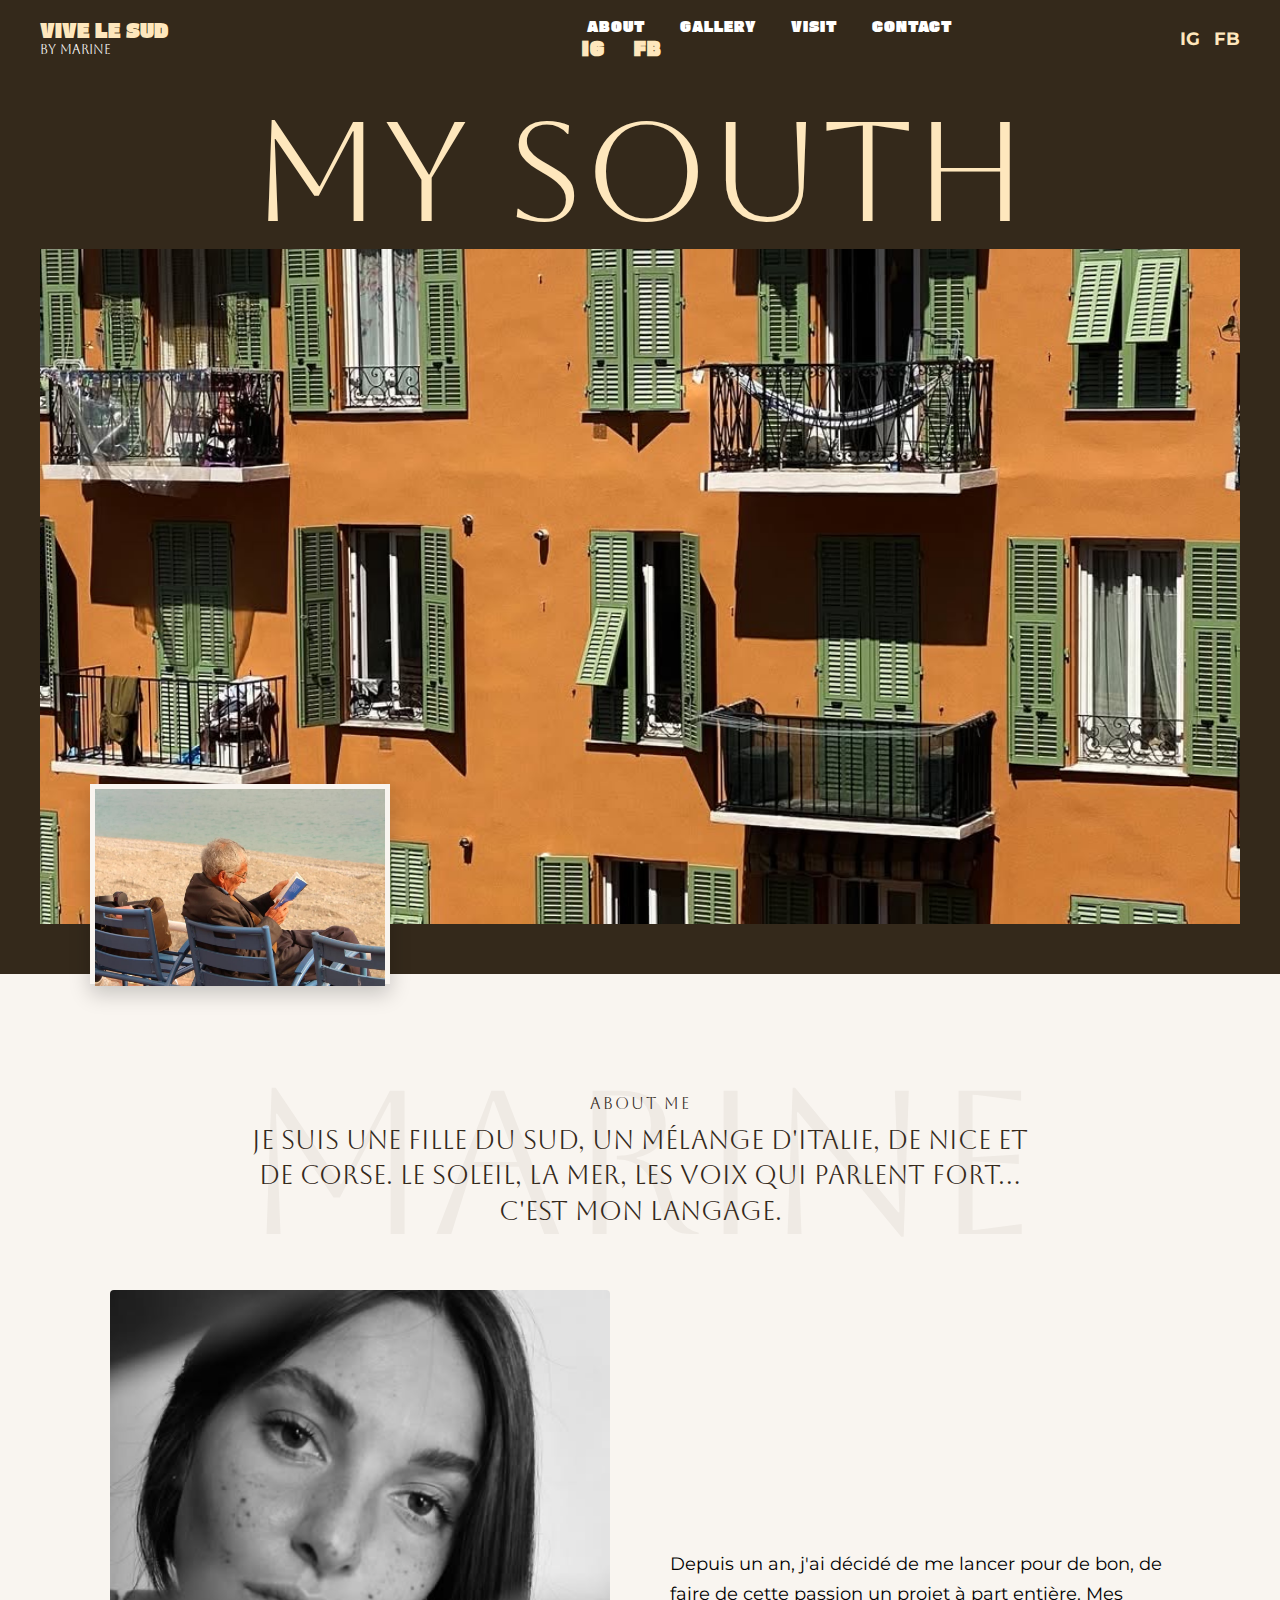
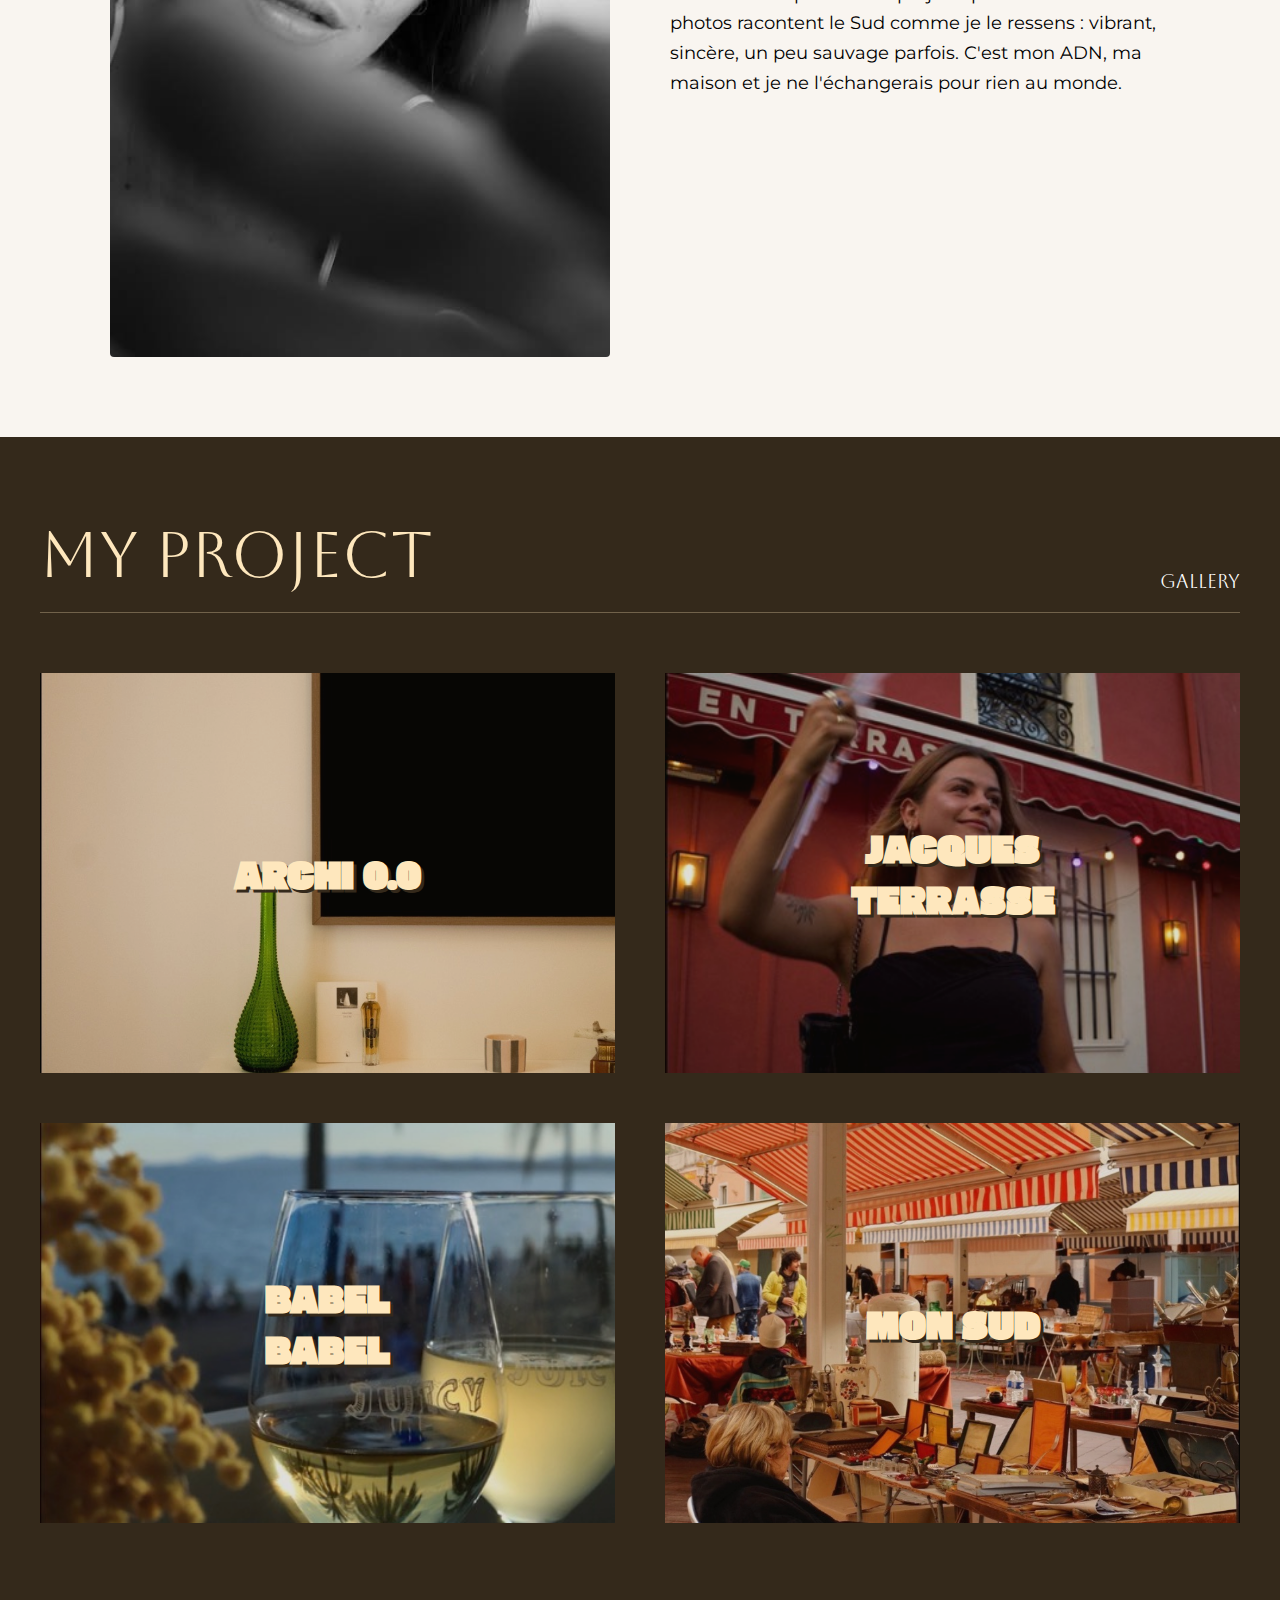
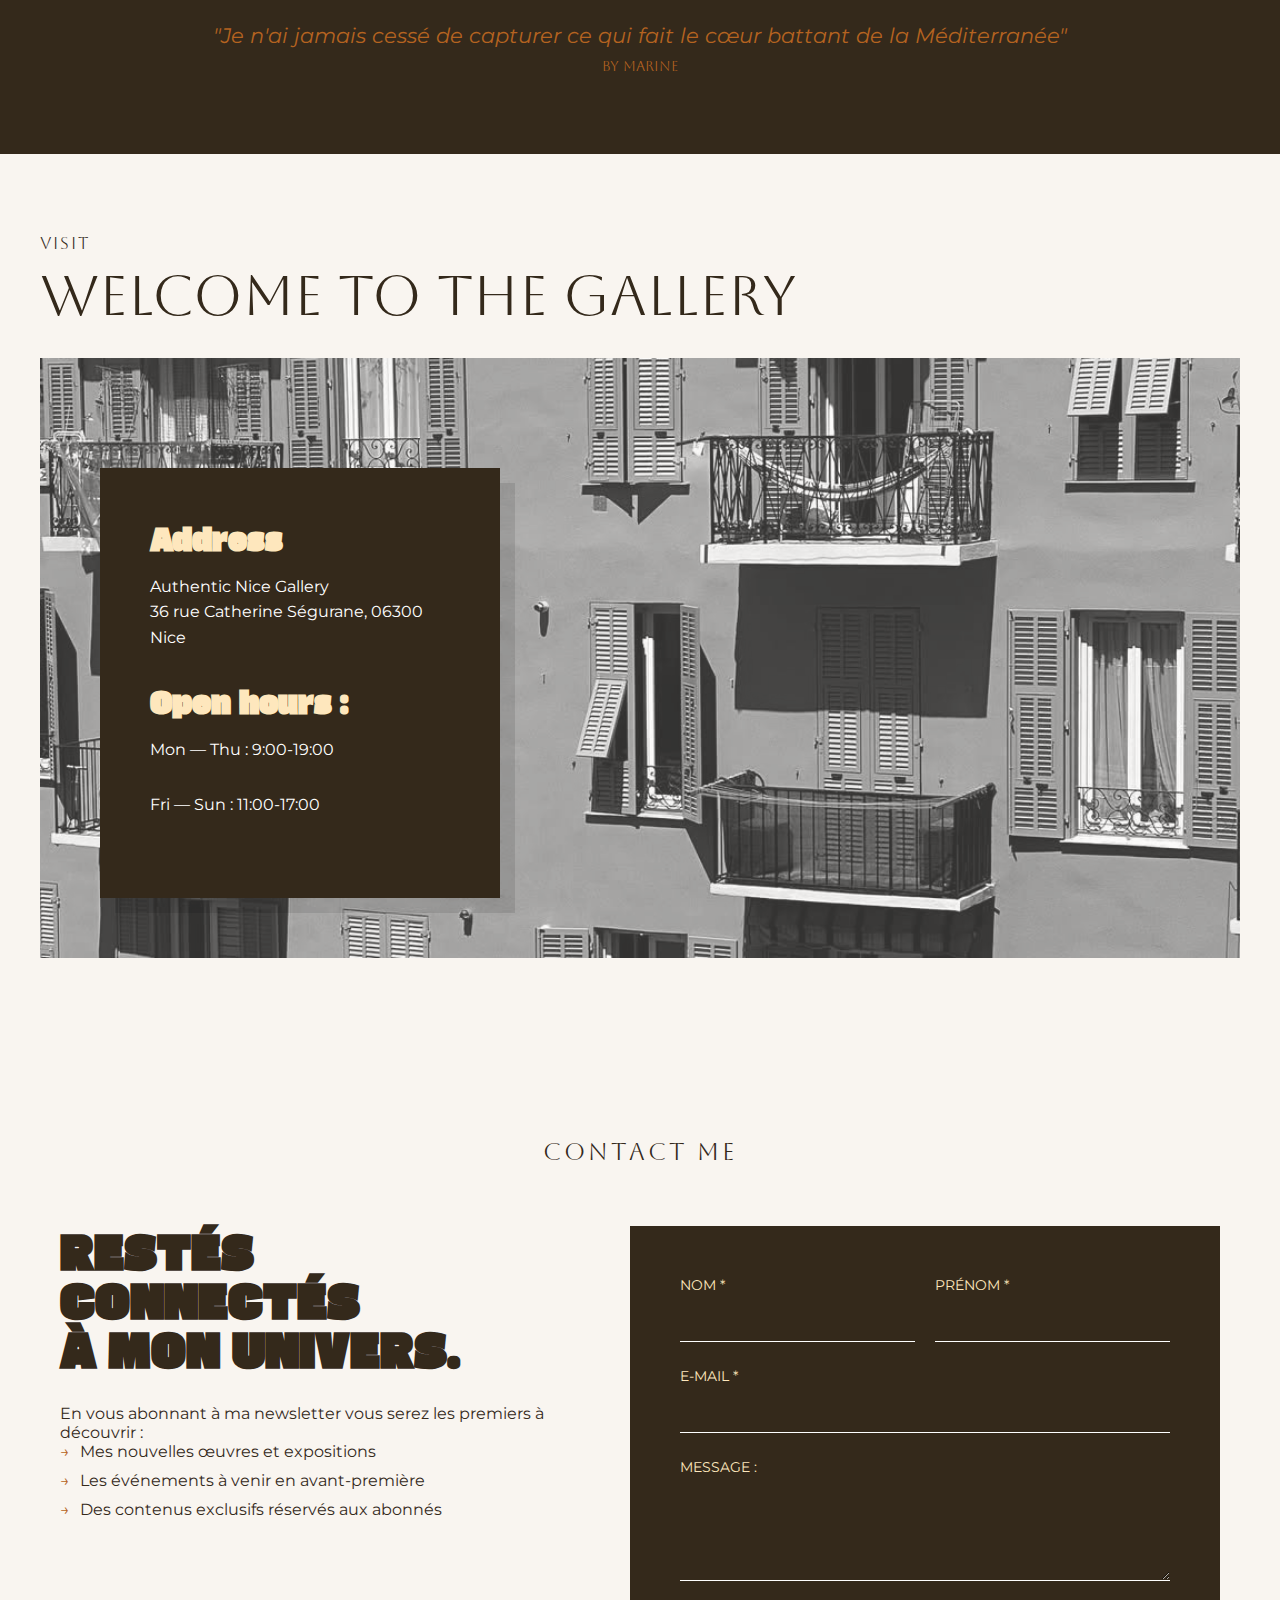
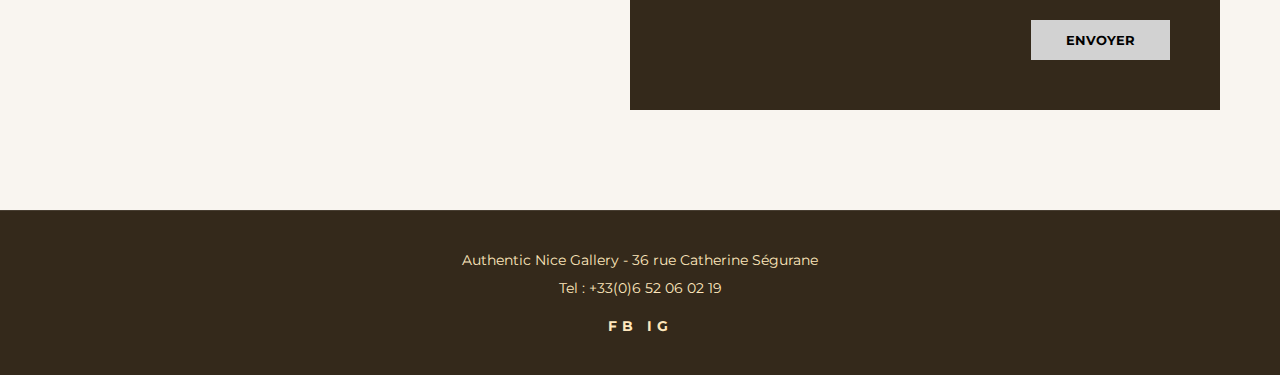
<file: index.html>
<!DOCTYPE html>
<html lang="fr">
<head>
    <meta charset="UTF-8">
    <meta name="viewport" content="width=device-width, initial-scale=1.0">
    <title>Vive le Sud by Marine</title>
    <link rel="preconnect" href="https://fonts.googleapis.com">
    <link rel="preconnect" href="https://fonts.gstatic.com" crossorigin>
    <link href="https://fonts.googleapis.com/css2?family=Aboreto&family=Gasoek+One&family=Montserrat:wght@300;400;700&display=swap" rel="stylesheet">
    
    <link rel="stylesheet" href="css/code.css">
</head>
<body>

    <header class="header">
        <a href="#" class="logo">VIVE LE SUD<br><span class="logo-sub">BY MARINE</span></a>
        
        <input type="checkbox" id="menu-toggle-checkbox" class="menu-toggle-checkbox" hidden>
        <label for="menu-toggle-checkbox" class="menu-toggle" aria-label="Toggle menu">
            <span class="bar"></span>
            <span class="bar"></span>
            <span class="bar"></span>
        </label>
        <nav class="navbar">
            <a href="#about">ABOUT</a>
            <a href="#projects">GALLERY</a>
            <a href="#visit">VISIT</a>
            <a href="#contact">CONTACT</a>
            <div class="socials mobile-socials">
                <a href="#">IG</a>
                <a href="#">FB</a>
            </div>
        </nav>
        
        <div class="socials">
            <a href="#">IG</a>
            <a href="#">FB</a>
        </div>
    </header>

    <main>
        <section class="hero">
            <h1 class="hero-title">MY SOUTH</h1>
            <div class="hero-grid">
                <div class="hero-img-main">
                    <img src="Images/Images1/immeubles 2.jpeg" alt="Façade colorée Nice">
                </div>
                <div class="hero-img-small">
                    <img src="Images/Images1/4.jpeg" alt="Lecture au soleil">
                </div>
            </div>
        </section>

        <section id="about" class="about">
            <div class="about-header">
                <span class="section-tag">ABOUT ME</span>
                <div class="big-text-bg">MARINE</div>
                <p class="about-intro">
                    JE SUIS UNE FILLE DU SUD, UN MÉLANGE D'ITALIE, DE NICE ET DE CORSE.
                    LE SOLEIL, LA MER, LES VOIX QUI PARLENT FORT... C'EST MON LANGAGE.
                </p>
            </div>
            
            <div class="about-content">
                <div class="about-photo">
                    <img src="Images/Images1/2.jpeg" alt="Portrait Marine">
                </div>
                <div class="about-text">
                    <p>
                        Depuis un an, j'ai décidé de me lancer pour de bon, de faire de cette passion un projet à part entière.
                        Mes photos racontent le Sud comme je le ressens : vibrant, sincère, un peu sauvage parfois.
                        C'est mon ADN, ma maison et je ne l'échangerais pour rien au monde.
                    </p>
                </div>
            </div>
        </section>

        <section id="projects" class="projects">
            <div class="projects-header">
                <h2 class="gold-title">MY PROJECT</h2>
                <span class="gallery-tag">GALLERY</span>
            </div>

            <div class="gallery-grid">
                
                <div class="gallery-item">
                    <a href="project-archi.html"> 
                        <img src="Images/Images1/3.jpeg" alt="Archi">
                        <h3 class="gallery-title">ARCHI 0.0</h3>
                    </a> 
                </div>

                <div class="gallery-item">
                    <a href="project-jacques.html"> 
                    <img src="Images/Images3/7.jpeg" alt="Terrasse">
                    <h3 class="gallery-title">JACQUES<br>TERRASSE</h3>
                    </a> 
                </div>
                <div class="gallery-item">
                    <a href="project-babel.html">
                    <img src="Images/Images1/5.jpeg" alt="Babel Babel">
                    <h3 class="gallery-title">BABEL<br>BABEL</h3>
                    </a>
                </div>
                <div class="gallery-item">
                    <a href="project-monsud.html">
                    <img src="Images/Images1/1.jpeg" alt="Mon Sud">
                    <h3 class="gallery-title">MON SUD</h3>
                    </a>
                </div>
            </div>

            <div class="quote-container">
                <p class="quote">"Je n'ai jamais cessé de capturer ce qui fait le cœur battant de la Méditerranée"</p>
                <p class="signature">by Marine</p>
            </div>
        </section>

        <section id="visit" class="visit">
            <div class="visit-top">
                <span class="section-tag">VISIT</span>
                <h2 class="visit-title">WELCOME TO THE GALLERY</h2>
            </div>
            
            <div class="visit-map-container">
                <img src="Images/Images1/immeubles 2.jpeg" class="map-bg" alt="Fond plan"> 
                
                <div class="visit-card">
                    <h3>Address</h3>
                    <p>Authentic Nice Gallery<br>36 rue Catherine Ségurane, 06300 Nice</p>
                    
                    <h3>Open hours :</h3>
                    <p>Mon — Thu : 9:00-19:00</p>
                    <p>Fri — Sun : 11:00-17:00</p>
                </div>
            </div>
        </section>

        <section id="contact" class="contact">
            <p class="section-tag-center">CONTACT ME</p>
            
            <div class="contact-container">
                <div class="contact-info">
                    <h2>RESTÉS CONNECTÉS<br>À MON UNIVERS.</h2>
                    <p>En vous abonnant à ma newsletter vous serez les premiers à découvrir :</p>
                    <ul>
                        <li>Mes nouvelles œuvres et expositions</li>
                        <li>Les événements à venir en avant-première</li>
                        <li>Des contenus exclusifs réservés aux abonnés</li>
                    </ul>
                </div>

                <form class="contact-form">
                    <div class="form-row">
                        <div class="input-group">
                            <label>Nom *</label>
                            <input type="text" required>
                        </div>
                        <div class="input-group">
                            <label>Prénom *</label>
                            <input type="text" required>
                        </div>
                    </div>
                    <div class="input-group">
                        <label>E-mail *</label>
                        <input type="email" required>
                    </div>
                    <div class="input-group">
                        <label>MESSAGE :</label>
                        <textarea rows="4"></textarea>
                    </div>
                    <button type="submit">ENVOYER</button>
                </form>
            </div>
        </section>

    </main>

    <footer class="footer">
        <p>Authentic Nice Gallery - 36 rue Catherine Ségurane</p>
        <p>Tel : +33(0)6 52 06 02 19</p>
        <div class="footer-icons">FB IG</div>
    </footer>

    <script>
        // Fermer le menu mobile automatiquement quand on clique sur un lien d'ancrage
        document.addEventListener('DOMContentLoaded', function() {
            const menuCheckbox = document.getElementById('menu-toggle-checkbox');
            const navLinks = document.querySelectorAll('.navbar a[href^="#"]');
            
            navLinks.forEach(link => {
                link.addEventListener('click', function() {
                    // Décocher la checkbox pour fermer le menu
                    if (menuCheckbox && menuCheckbox.checked) {
                        menuCheckbox.checked = false;
                    }
                });
            });
        });
    </script>

</body>
</html>
</file>
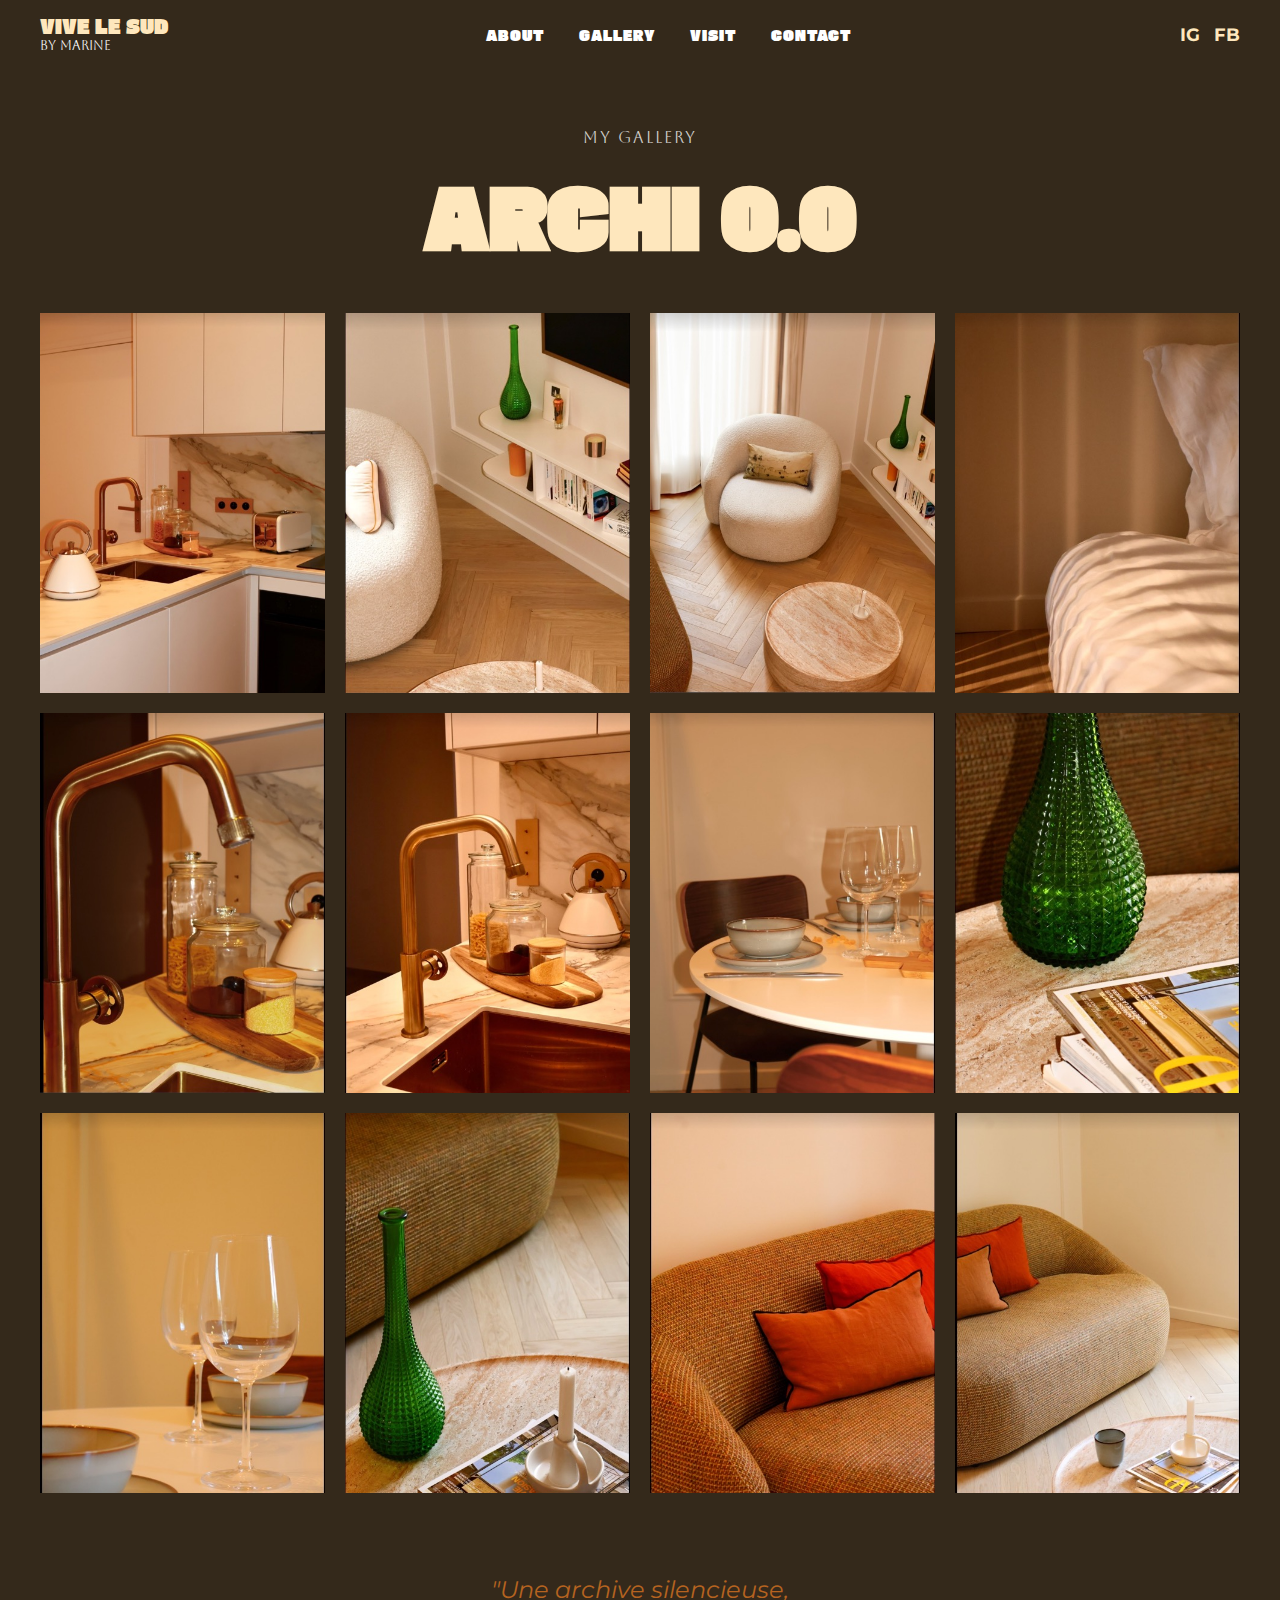
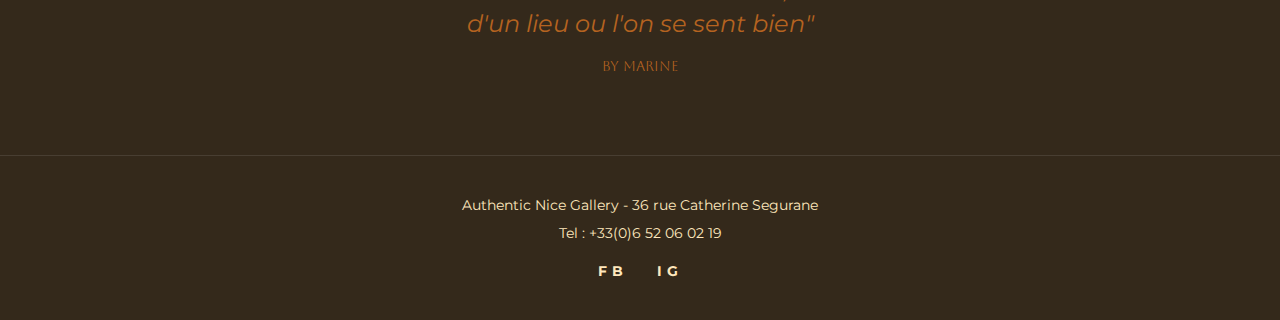
<file: project-archi.html>
<!DOCTYPE html>
<html lang="fr">
<head>
    <meta charset="UTF-8">
    <meta name="viewport" content="width=device-width, initial-scale=1.0">
    <title>Archi 0.0 - Vive le Sud</title>
    <link rel="preconnect" href="https://fonts.googleapis.com">
    <link rel="preconnect" href="https://fonts.gstatic.com" crossorigin>
    <link href="https://fonts.googleapis.com/css2?family=Aboreto&family=Gasoek+One&family=Montserrat:wght@300;400;700&display=swap" rel="stylesheet">
    
    <link rel="stylesheet" href="body.css">

    <style>
        /* Force le fond marron et le texte doré */
        body {
            background-color: #34291b !important;
            color: #fee7bd !important;
        }
        /* Force la couleur des titres */
        .project-title, .logo, .socials a, .footer-icons a {
            color: #fee7bd !important;
        }
        /* Force le sous-titre en blanc */
        .gallery-subtitle {
            color: #ffffff !important;
        }
        /* Ajustement des liens du menu pour qu'ils soient visibles */
        .navbar a {
            color: #ffffff !important;
        }
        .navbar a:hover {
            color: #fee7bd !important;
        }
    </style>
</head>

<body class="dark-page">

    <header class="header">
        <a href="index.html" class="logo">VIVE LE SUD<br><span class="logo-sub">BY MARINE</span></a>
        <nav class="navbar">
            <a href="index.html#about">ABOUT</a>
            <a href="index.html#projects">GALLERY</a>
            <a href="index.html#visit">VISIT</a>
            <a href="index.html#contact">CONTACT</a>
        </nav>
        <div class="socials">
            <a href="https://www.instagram.com/" target="_blank">IG</a>
            <a href="https://www.facebook.com/" target="_blank">FB</a>
        </div>
    </header>

    <main>
        <section class="project-header">
            <span class="gallery-subtitle">MY GALLERY</span>
            <h1 class="project-title">ARCHI 0.0</h1>
        </section>

        <section class="photo-grid-container">
            
            <div class="photo-item">
                <img src="Images/Images2/1.jpeg" alt="Cuisine marbre plan large">
            </div>
            <div class="photo-item">
                <img src="Images/Images2/2.jpeg" alt="Salon etagere et vase vert">
            </div>
            <div class="photo-item">
                <img src="Images/Images2/3.jpeg" alt="Detail robinetterie cuivre">
            </div>
            <div class="photo-item">
                <img src="Images/Images2/4.jpeg" alt="Detail chambre draps">
            </div>

            <div class="photo-item">
                <img src="Images/Images2/5.jpeg" alt="Salon fauteuil bouclette">
            </div>
            <div class="photo-item">
                <img src="Images/Images2/6.jpeg" alt="Cuisine detail bocaux">
            </div>
            <div class="photo-item">
                <img src="Images/Images2/7.jpeg" alt="Vase vert texture">
            </div>
            <div class="photo-item">
                <img src="Images/Images2/8.jpeg" alt="Arts de la table">
            </div>

            <div class="photo-item">
                <img src="Images/Images2/10.jpeg" alt="Detail sol et vase">
            </div>
            <div class="photo-item">
                <img src="Images/Images2/9.jpeg" alt="Verres a vin transparence">
            </div>
             <div class="photo-item">
                <img src="Images/Images2/11.jpeg" alt="Verres a vin transparence">
            </div>
            <div class="photo-item">
                <img src="Images/Images2/12.jpeg" alt="Verres a vin transparence">
            </div>
            </section>

        <section class="project-footer-quote">
            <p>"Une archive silencieuse,<br>d'un lieu ou l'on se sent bien"</p>
            <span class="signature">by MARINE</span>
        </section>
    </main>

    <footer class="footer">
        <p>Authentic Nice Gallery - 36 rue Catherine Segurane</p>
        <p>Tel : +33(0)6 52 06 02 19</p>
        <div class="footer-icons">
            <a href="https://www.facebook.com/" target="_blank">FB</a>
            <a href="https://www.instagram.com/" target="_blank">IG</a>
        </div>
    </footer>

</body>
</html>
</file>
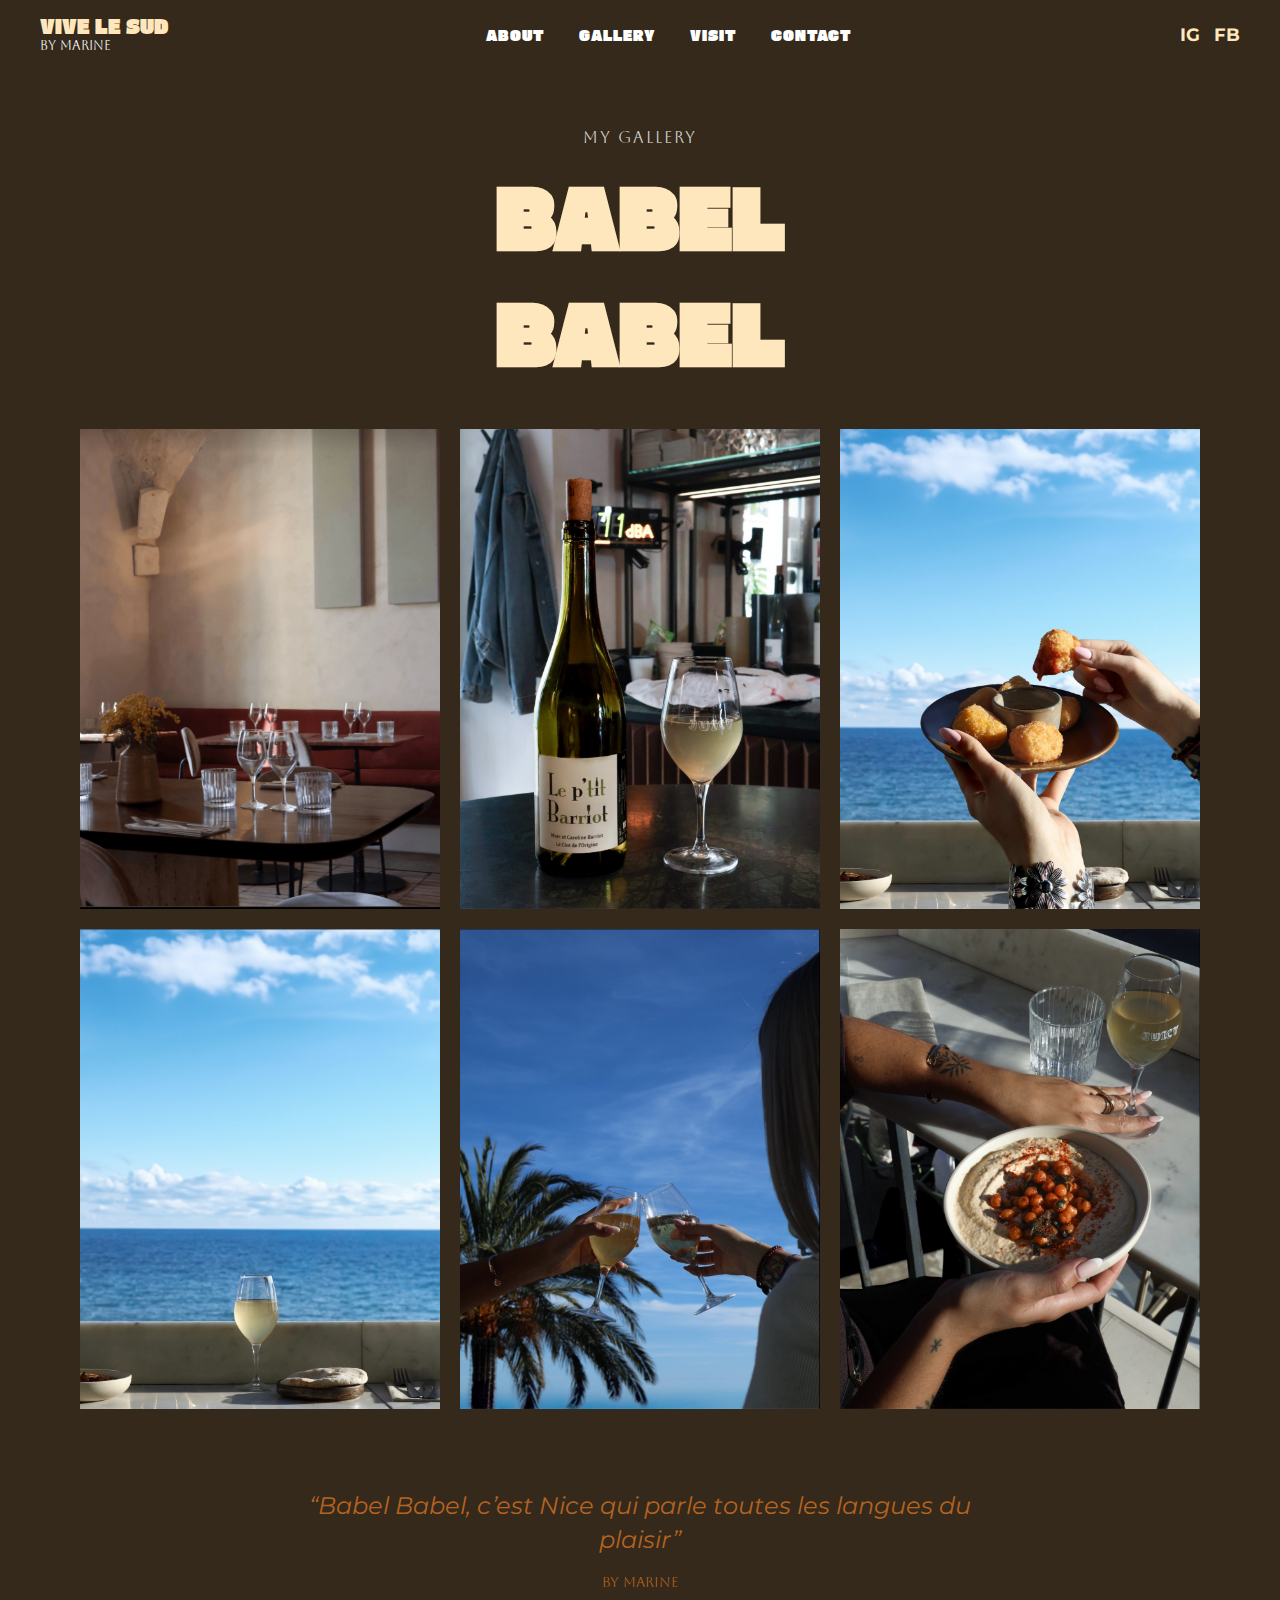
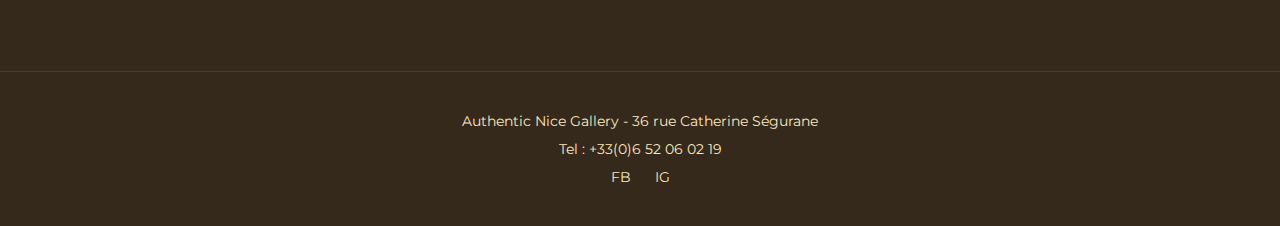
<file: project-babel.html>
<!DOCTYPE html>
<html lang="fr">
<head>
    <meta charset="UTF-8">
    <meta name="viewport" content="width=device-width, initial-scale=1.0">
    <title>Babel Babel - Vive le Sud</title>
    <link rel="preconnect" href="https://fonts.googleapis.com">
    <link rel="preconnect" href="https://fonts.gstatic.com" crossorigin>
    <link href="https://fonts.googleapis.com/css2?family=Aboreto&family=Gasoek+One&family=Montserrat:wght@300;400;700&display=swap" rel="stylesheet">
    
    <link rel="stylesheet" href="css/style4.css">

    <style>
        /* Force le fond marron et le texte doré */
        body {
            background-color: #34291b !important;
            color: #fee7bd !important;
        }
        .project-title, .logo, .socials a, .footer-icons a {
            color: #fee7bd !important;
        }
        .gallery-subtitle, .navbar a {
            color: #ffffff !important;
        }
    </style>
</head>

<body class="dark-page">

    <header class="header">
        <a href="index.html" class="logo">VIVE LE SUD<br><span class="logo-sub">BY MARINE</span></a>
        <nav class="navbar">
            <a href="index.html#about">ABOUT</a>
            <a href="index.html#projects">GALLERY</a>
            <a href="index.html#visit">VISIT</a>
            <a href="index.html#contact">CONTACT</a>
        </nav>
        <div class="socials">
            <a href="#" target="_blank">IG</a>
            <a href="#" target="_blank">FB</a>
        </div>
    </header>

    <main>
        <section class="project-header">
            <span class="gallery-subtitle">MY GALLERY</span>
            <h1 class="project-title">BABEL<br>BABEL</h1>
        </section>

        <section class="photo-grid-container grid-3">
            
            <div class="photo-item">
                <img src="Images/Images4/babel1.jpeg" alt="Cheers palmier">
            </div>
            <div class="photo-item">
                <img src="Images/Images4/babel2.jpeg" alt="Food mer">
            </div>
            <div class="photo-item">
                <img src="Images/Images4/babel3.jpeg" alt="Bouteille vin">
            </div>

            <div class="photo-item">
                <img src="Images/Images4/babel4.jpeg"alt="resto">
            </div>
            <div class="photo-item">
                <img src="Images/Images4/babel5.jpeg" alt="Verre face mer">
            </div>
            <div class="photo-item">
                <img src="Images/Images4/babel6.jpeg" alt="Houmous">
            </div>

        </section>

        <section class="project-footer-quote">
            <p>“Babel Babel, c’est Nice qui parle toutes les langues du<br>
            plaisir”</p>
            <span class="signature">by MARINE</span>
        </section>
    </main>

    <footer class="footer">
        <p>Authentic Nice Gallery - 36 rue Catherine Ségurane</p>
        <p>Tel : +33(0)6 52 06 02 19</p>
        <div class="footer-icons">
             <a href="#" target="_blank">FB</a>
             <a href="#" target="_blank">IG</a>
        </div>
    </footer>

</body>
</html>
</file>
<file: css/code.css>
/* --- 1. VARIABLES & COULEURS --- */
:root {
    --dark-brown: #34291b;   /* Fond foncé */
    --gold-text: #fee7bd;    /* Texte doré */
    --light-bg: #f9f5f0;     /* Fond clair (accueil) */
    --orange-accent: #b56320; /* Couleur accent */

    /* POLICES */
    --font-title: 'Gasoek One', display;
    --font-elegant: 'Aboreto', cursive;
    --font-body: 'Montserrat', sans-serif;
}

/* --- 2. BASES (RESET) --- */
* {
    margin: 0;
    padding: 0;
    box-sizing: border-box;
}

body {
    background-color: var(--light-bg);
    color: var(--dark-brown);
    font-family: var(--font-body);
    overflow-x: hidden;
}

/* Style spécifique pour forcer le fond marron sur la page Projet */
body.dark-page {
    background-color: var(--dark-brown) !important;
    color: var(--gold-text) !important;
}

img {
    width: 100%;
    display: block;
    object-fit: cover;
}

/* --- 3. HEADER (NAVIGATION) --- */
.header {
    background-color: var(--dark-brown);
    padding: 15px 40px;
    display: flex;
    justify-content: space-between;
    align-items: center;
    position: sticky;
    top: 0;
    z-index: 100;
}

.logo {
    color: var(--gold-text);
    font-family: var(--font-title);
    text-decoration: none;
    line-height: 1.2;
    font-size: 1.2rem;
    text-transform: uppercase;
}

.logo-sub {
    font-family: var(--font-elegant);
    font-size: 0.8rem;
    color: #fff;
    display: block;
}

.navbar a {
    color: #fff;
    margin: 0 15px;
    text-decoration: none;
    font-family: var(--font-title);
    font-size: 0.9rem;
    letter-spacing: 1px;
    transition: color 0.3s;
}

.navbar a:hover {
    color: var(--gold-text);
}

.socials a {
    color: var(--gold-text);
    margin-left: 10px;
    text-decoration: none;
    font-weight: bold;
    font-size: 1.1rem;
}

/* --- 4. HERO SECTION (ACCUEIL) --- */
.hero {
    text-align: center;
    background-color: var(--dark-brown);
    padding-bottom: 50px;
}

.hero-title {
    font-family: var(--font-elegant);
    font-size: 11vw;
    color: var(--gold-text);
    margin: 0;
    padding: 40px 0 20px 0;
    line-height: 0.8;
    font-weight: 400;
}

.hero-grid {
    position: relative;
    max-width: 1200px;
    margin: 0 auto;
}

.hero-img-main img {
    height: 75vh;
    width: 100%;
    object-position: center;
}

.hero-img-small {
    width: 300px;
    height: 200px;
    position: absolute;
    bottom: -60px;
    left: 50px;
    border: 5px solid var(--light-bg);
    box-shadow: 0 10px 20px rgba(0,0,0,0.2);
    z-index: 10;
}

/* --- 5. ABOUT SECTION (ACCUEIL) --- */
.about {
    padding: 120px 20px 80px;
    max-width: 1100px;
    margin: 0 auto;
    overflow: hidden;
}

.about-header {
    text-align: center;
    position: relative;
    margin-bottom: 60px;
}

.section-tag {
    font-family: var(--font-elegant);
    text-transform: uppercase;
    letter-spacing: 2px;
    font-size: 1rem;
    display: block;
    margin-bottom: 10px;
    color: var(--dark-brown);
}

.big-text-bg {
    font-family: var(--font-elegant);
    font-size: 16vw;
    color: rgba(52, 41, 27, 0.05);
    position: absolute;
    top: 50%;
    left: 50%;
    transform: translate(-50%, -50%);
    width: 100%;
    z-index: -1;
    white-space: nowrap;
    pointer-events: none;
}

.about-intro {
    font-family: var(--font-elegant);
    font-size: 1.6rem;
    line-height: 1.4;
    max-width: 800px;
    margin: 0 auto;
    text-transform: uppercase;
    color: var(--dark-brown);
}

.about-content {
    display: flex;
    align-items: center;
    gap: 60px;
    margin-top: 60px;
}

.about-photo {
    flex: 1;
}

.about-photo img {
    border-radius: 4px;
    filter: grayscale(100%);
}

.about-text {
    flex: 1;
    font-size: 1.1rem;
    line-height: 1.7;
    color: #000;
}

/* --- 6. PROJECTS GALLERY (ACCUEIL) --- */
.projects {
    background-color: var(--dark-brown);
    color: var(--gold-text);
    padding: 80px 40px;
}

.projects-header {
    display: flex;
    justify-content: space-between;
    align-items: flex-end;
    margin-bottom: 60px;
    border-bottom: 1px solid rgba(254, 231, 189, 0.3);
    padding-bottom: 20px;
}

.gold-title {
    font-family: var(--font-elegant);
    font-size: 4rem;
    color: var(--gold-text);
    font-weight: 400;
}

.gallery-tag {
    font-family: var(--font-elegant);
    font-size: 1.2rem;
    color: #fff;
}

.gallery-grid {
    display: grid;
    grid-template-columns: repeat(2, 1fr);
    gap: 50px;
    max-width: 1200px;
    margin: 0 auto;
}

.gallery-item {
    position: relative;
    text-align: center;
}

/* Pour le lien autour de l'image */
.gallery-item a {
    text-decoration: none;
    display: block;
}

.gallery-item img {
    height: 400px;
    object-fit: cover;
    opacity: 0.85;
    transition: opacity 0.3s ease;
}

.gallery-item:hover img {
    opacity: 1;
}

.gallery-title {
    font-family: var(--font-title);
    font-size: 2.2rem;
    color: var(--gold-text);
    position: absolute;
    top: 50%;
    left: 50%;
    transform: translate(-50%, -50%);
    text-shadow: 3px 3px 0px var(--dark-brown);
    width: 100%;
}

.quote-container {
    text-align: center;
    margin-top: 100px;
}

.quote {
    font-family: var(--font-body);
    font-style: italic;
    font-size: 1.3rem;
    color: var(--orange-accent);
    margin-bottom: 10px;
}

.signature {
    font-family: var(--font-elegant);
    font-size: 0.9rem;
    color: var(--orange-accent);
}

/* --- 7. VISIT & CONTACT (ACCUEIL) --- */
.visit {
    padding: 80px 20px;
    background-color: var(--light-bg);
}

.visit-top {
    text-align: left;
    max-width: 1200px;
    margin: 0 auto 30px;
}

.visit-title {
    font-family: var(--font-elegant);
    font-size: 3.5rem;
    font-weight: 300;
    color: var(--dark-brown);
}

.visit-map-container {
    position: relative;
    height: 600px;
    max-width: 1200px;
    margin: 0 auto;
}

.map-bg {
    height: 100%;
    width: 100%;
    filter: grayscale(100%) opacity(0.8);
}

.visit-card {
    position: absolute;
    bottom: 60px;
    left: 60px;
    background-color: var(--dark-brown);
    color: var(--gold-text);
    padding: 50px;
    width: 400px;
    box-shadow: 15px 15px 0 rgba(0,0,0,0.1);
}

.visit-card h3 {
    font-family: var(--font-title);
    margin-bottom: 15px;
    font-size: 1.8rem;
    color: var(--gold-text);
}

.visit-card p {
    margin-bottom: 30px;
    font-family: var(--font-body);
    font-size: 1rem;
    line-height: 1.6;
    color: #fff;
}

.contact {
    padding: 100px 20px;
    max-width: 1200px;
    margin: 0 auto;
}

.section-tag-center {
    text-align: center;
    font-family: var(--font-elegant);
    margin-bottom: 60px;
    font-size: 1.5rem;
    letter-spacing: 3px;
    color: var(--dark-brown);
}

.contact-container {
    display: flex;
    gap: 80px;
}

.contact-info { flex: 1; }
.contact-info h2 {
    font-family: var(--font-title);
    font-size: 2.8rem;
    margin-bottom: 30px;
    color: var(--dark-brown);
    line-height: 1.1;
}
.contact-info ul { list-style: none; padding-left: 0; }
.contact-info ul li { margin-bottom: 10px; position: relative; padding-left: 20px; }
.contact-info ul li::before { content: "→"; position: absolute; left: 0; color: var(--orange-accent); }

.contact-form {
    flex: 1;
    background-color: var(--dark-brown);
    padding: 50px;
}
.form-row { display: flex; gap: 20px; }
.input-group { margin-bottom: 25px; width: 100%; }
.contact-form label { display: block; color: var(--gold-text); margin-bottom: 8px; font-size: 0.9rem; text-transform: uppercase; }
.contact-form input, .contact-form textarea {
    width: 100%; background: transparent; border: none; border-bottom: 1px solid #fff;
    color: #fff; padding: 10px 0; font-family: var(--font-body); font-size: 1rem;
}
.contact-form button {
    background-color: #d2d2d2; border: none; padding: 12px 35px; cursor: pointer;
    font-weight: bold; font-family: var(--font-body); margin-top: 10px; float: right;
    text-transform: uppercase; transition: background 0.3s;
}
.contact-form button:hover { background-color: #fff; }

/* --- 8. FOOTER --- */
.footer {
    background-color: var(--dark-brown);
    color: var(--gold-text);
    text-align: center;
    padding: 40px;
    font-size: 0.9rem;
    border-top: 1px solid rgba(255,255,255,0.1);
}
.footer p { margin-bottom: 10px; }
.footer-icons { margin-top: 20px; font-weight: bold; letter-spacing: 5px; }
.footer-icons a { color: var(--gold-text); text-decoration: none; margin: 0 10px; transition: color 0.3s; }
.footer-icons a:hover { color: #fff; }


/* =======================================================
   9. NOUVEAU : STYLE POUR LA PAGE PROJET (ARCHI 0.0)
   ======================================================= */

.project-header {
    text-align: center;
    padding: 60px 20px 40px;
}

.gallery-subtitle {
    font-family: var(--font-elegant);
    font-size: 1rem;
    color: #fff;
    opacity: 0.8;
    letter-spacing: 2px;
    display: block;
    margin-bottom: 10px;
    text-transform: uppercase;
}

.project-title {
    font-family: var(--font-title);
    font-size: 5rem;
    color: var(--gold-text);
    text-transform: uppercase;
    margin: 0;
}

/* La Grille de photos (4 colonnes) */
.photo-grid-container {
    display: grid;
    /* 4 colonnes égales */
    grid-template-columns: repeat(4, 1fr); 
    gap: 20px;
    padding: 0 40px 80px;
    max-width: 1600px;
    margin: 0 auto;
}

.photo-item {
    aspect-ratio: 3/4; /* Format portrait */
    overflow: hidden;
}

.photo-item img {
    width: 100%;
    height: 100%;
    object-fit: cover;
    transition: transform 0.5s ease;
}

.photo-item:hover img {
    transform: scale(1.05); /* Petit zoom au survol */
}

/* Citation bas de page projet */
.project-footer-quote {
    text-align: center;
    padding-bottom: 80px;
}

.project-footer-quote p {
    font-family: var(--font-body);
    font-size: 1.5rem;
    color: var(--orange-accent);
    margin-bottom: 15px;
    line-height: 1.4;
    font-style: italic;
}
 /* =========================
   ANIMATIONS
   ========================= */

/* 1. Animation du titre Hero */
@keyframes slideFadeIn {
    0% {
        transform: translateY(-50px);
        opacity: 0;
    }
    100% {
        transform: translateY(0);
        opacity: 1;
    }
}

.hero-title {
    animation: slideFadeIn 1.2s ease-out forwards;
}

/* 2. Animation rebond des images de la galerie */
@keyframes bounceIn {
    0% {
        transform: scale(0.8);
        opacity: 0;
    }
    60% {
        transform: scale(1.05);
        opacity: 1;
    }
    80% {
        transform: scale(0.98);
    }
    100% {
        transform: scale(1);
    }

/* =======================================================
   10. RESPONSIVE MOBILE (Pour tout le site)
   ======================================================= */
@media (max-width: 768px) {
    /* --- Accueil --- */
    .header { padding: 15px 20px; }
    .navbar { display: none; } /* Menu caché sur mobile */
    .hero-title { font-size: 15vw; padding-top: 80px; }
    .hero-img-main img { height: 400px; }
    .hero-img-small { width: 180px; height: 120px; left: 20px; bottom: -40px; }
    .about { padding-top: 80px; }
    .about-content { flex-direction: column; gap: 30px; }
    .big-text-bg { font-size: 22vw; }
    .projects { padding: 60px 20px; }
    .gold-title { font-size: 2.5rem; }
    .gallery-grid { grid-template-columns: 1fr; }
    .contact-container { flex-direction: column; gap: 40px; }
    .visit-card { position: relative; bottom: 0; left: 0; width: 100%; margin-top: -50px; padding: 30px; }

    /* --- Page Projet --- */
    .project-title { font-size: 3rem; }
    .photo-grid-container {
        padding: 0 20px 60px;
        /* Sur mobile, on passe à 2 colonnes au lieu de 4 */
        grid-template-columns: repeat(2, 1fr); 
        gap: 10px;
    }
   
}

.gallery-item img {
    animation: bounceIn 0.8s ease forwards;
}

}
</file>
<file: body.css>
:root {
    --dark-brown: #34291b;   /* Fond foncé */
    --gold-text: #fee7bd;    /* Texte doré */
    --light-bg: #f9f5f0;     /* Fond clair (accueil) */
    --orange-accent: #b56320; /* Couleur accent */

    /* POLICES */
    --font-title: 'Gasoek One', display;
    --font-elegant: 'Aboreto', cursive;
    --font-body: 'Montserrat', sans-serif;
}

/* --- 2. BASES (RESET) --- */
* {
    margin: 0;
    padding: 0;
    box-sizing: border-box;
}

body {
    background-color: var(--light-bg);
    color: var(--dark-brown);
    font-family: var(--font-body);
    overflow-x: hidden;
}

/* Style spécifique pour forcer le fond marron sur la page Projet */
body.dark-page {
    background-color: var(--dark-brown) !important;
    color: var(--gold-text) !important;
}

img {
    width: 100%;
    display: block;
    object-fit: cover;
}

/* --- 3. HEADER (NAVIGATION) --- */
.header {
    background-color: var(--dark-brown);
    padding: 15px 40px;
    display: flex;
    justify-content: space-between;
    align-items: center;
    position: sticky;
    top: 0;
    z-index: 100;
}

.logo {
    color: var(--gold-text);
    font-family: var(--font-title);
    text-decoration: none;
    line-height: 1.2;
    font-size: 1.2rem;
    text-transform: uppercase;
}

.logo-sub {
    font-family: var(--font-elegant);
    font-size: 0.8rem;
    color: #fff;
    display: block;
}

.navbar a {
    color: #fff;
    margin: 0 15px;
    text-decoration: none;
    font-family: var(--font-title);
    font-size: 0.9rem;
    letter-spacing: 1px;
    transition: color 0.3s;
}

.navbar a:hover {
    color: var(--gold-text);
}

.socials a {
    color: var(--gold-text);
    margin-left: 10px;
    text-decoration: none;
    font-weight: bold;
    font-size: 1.1rem;
}

/* --- 4. HERO SECTION (ACCUEIL) --- */
.hero {
    text-align: center;
    background-color: var(--dark-brown);
    padding-bottom: 50px;
}

.hero-title {
    font-family: var(--font-elegant);
    font-size: 11vw;
    color: var(--gold-text);
    margin: 0;
    padding: 40px 0 20px 0;
    line-height: 0.8;
    font-weight: 400;
}

.hero-grid {
    position: relative;
    max-width: 1200px;
    margin: 0 auto;
}

.hero-img-main img {
    height: 75vh;
    width: 100%;
    object-position: center;
}

.hero-img-small {
    width: 300px;
    height: 200px;
    position: absolute;
    bottom: -60px;
    left: 50px;
    border: 5px solid var(--light-bg);
    box-shadow: 0 10px 20px rgba(0,0,0,0.2);
    z-index: 10;
}

/* --- 5. ABOUT SECTION (ACCUEIL) --- */
.about {
    padding: 120px 20px 80px;
    max-width: 1100px;
    margin: 0 auto;
    overflow: hidden;
}

.about-header {
    text-align: center;
    position: relative;
    margin-bottom: 60px;
}

.section-tag {
    font-family: var(--font-elegant);
    text-transform: uppercase;
    letter-spacing: 2px;
    font-size: 1rem;
    display: block;
    margin-bottom: 10px;
    color: var(--dark-brown);
}

.big-text-bg {
    font-family: var(--font-elegant);
    font-size: 16vw;
    color: rgba(52, 41, 27, 0.05);
    position: absolute;
    top: 50%;
    left: 50%;
    transform: translate(-50%, -50%);
    width: 100%;
    z-index: -1;
    white-space: nowrap;
    pointer-events: none;
}

.about-intro {
    font-family: var(--font-elegant);
    font-size: 1.6rem;
    line-height: 1.4;
    max-width: 800px;
    margin: 0 auto;
    text-transform: uppercase;
    color: var(--dark-brown);
}

.about-content {
    display: flex;
    align-items: center;
    gap: 60px;
    margin-top: 60px;
}

.about-photo {
    flex: 1;
}

.about-photo img {
    border-radius: 4px;
    filter: grayscale(100%);
}

.about-text {
    flex: 1;
    font-size: 1.1rem;
    line-height: 1.7;
    color: #000;
}

/* --- 6. PROJECTS GALLERY (ACCUEIL) --- */
.projects {
    background-color: var(--dark-brown);
    color: var(--gold-text);
    padding: 80px 40px;
}

.projects-header {
    display: flex;
    justify-content: space-between;
    align-items: flex-end;
    margin-bottom: 60px;
    border-bottom: 1px solid rgba(254, 231, 189, 0.3);
    padding-bottom: 20px;
}

.gold-title {
    font-family: var(--font-elegant);
    font-size: 4rem;
    color: var(--gold-text);
    font-weight: 400;
}

.gallery-tag {
    font-family: var(--font-elegant);
    font-size: 1.2rem;
    color: #fff;
}

.gallery-grid {
    display: grid;
    grid-template-columns: repeat(2, 1fr);
    gap: 50px;
    max-width: 1200px;
    margin: 0 auto;
}

.gallery-item {
    position: relative;
    text-align: center;
}

/* Pour le lien autour de l'image */
.gallery-item a {
    text-decoration: none;
    display: block;
}

.gallery-item img {
    height: 400px;
    object-fit: cover;
    opacity: 0.85;
    transition: opacity 0.3s ease;
}

.gallery-item:hover img {
    opacity: 1;
}

.gallery-title {
    font-family: var(--font-title);
    font-size: 2.2rem;
    color: var(--gold-text);
    position: absolute;
    top: 50%;
    left: 50%;
    transform: translate(-50%, -50%);
    text-shadow: 3px 3px 0px var(--dark-brown);
    width: 100%;
}

.quote-container {
    text-align: center;
    margin-top: 100px;
}

.quote {
    font-family: var(--font-body);
    font-style: italic;
    font-size: 1.3rem;
    color: var(--orange-accent);
    margin-bottom: 10px;
}

.signature {
    font-family: var(--font-elegant);
    font-size: 0.9rem;
    color: var(--orange-accent);
}

/* --- 7. VISIT & CONTACT (ACCUEIL) --- */
.visit {
    padding: 80px 20px;
    background-color: var(--light-bg);
}

.visit-top {
    text-align: left;
    max-width: 1200px;
    margin: 0 auto 30px;
}

.visit-title {
    font-family: var(--font-elegant);
    font-size: 3.5rem;
    font-weight: 300;
    color: var(--dark-brown);
}

.visit-map-container {
    position: relative;
    height: 600px;
    max-width: 1200px;
    margin: 0 auto;
}

.map-bg {
    height: 100%;
    width: 100%;
    filter: grayscale(100%) opacity(0.8);
}

.visit-card {
    position: absolute;
    bottom: 60px;
    left: 60px;
    background-color: var(--dark-brown);
    color: var(--gold-text);
    padding: 50px;
    width: 400px;
    box-shadow: 15px 15px 0 rgba(0,0,0,0.1);
}

.visit-card h3 {
    font-family: var(--font-title);
    margin-bottom: 15px;
    font-size: 1.8rem;
    color: var(--gold-text);
}

.visit-card p {
    margin-bottom: 30px;
    font-family: var(--font-body);
    font-size: 1rem;
    line-height: 1.6;
    color: #fff;
}

.contact {
    padding: 100px 20px;
    max-width: 1200px;
    margin: 0 auto;
}

.section-tag-center {
    text-align: center;
    font-family: var(--font-elegant);
    margin-bottom: 60px;
    font-size: 1.5rem;
    letter-spacing: 3px;
    color: var(--dark-brown);
}

.contact-container {
    display: flex;
    gap: 80px;
}

.contact-info { flex: 1; }
.contact-info h2 {
    font-family: var(--font-title);
    font-size: 2.8rem;
    margin-bottom: 30px;
    color: var(--dark-brown);
    line-height: 1.1;
}
.contact-info ul { list-style: none; padding-left: 0; }
.contact-info ul li { margin-bottom: 10px; position: relative; padding-left: 20px; }
.contact-info ul li::before { content: "→"; position: absolute; left: 0; color: var(--orange-accent); }

.contact-form {
    flex: 1;
    background-color: var(--dark-brown);
    padding: 50px;
}
.form-row { display: flex; gap: 20px; }
.input-group { margin-bottom: 25px; width: 100%; }
.contact-form label { display: block; color: var(--gold-text); margin-bottom: 8px; font-size: 0.9rem; text-transform: uppercase; }
.contact-form input, .contact-form textarea {
    width: 100%; background: transparent; border: none; border-bottom: 1px solid #fff;
    color: #fff; padding: 10px 0; font-family: var(--font-body); font-size: 1rem;
}
.contact-form button {
    background-color: #d2d2d2; border: none; padding: 12px 35px; cursor: pointer;
    font-weight: bold; font-family: var(--font-body); margin-top: 10px; float: right;
    text-transform: uppercase; transition: background 0.3s;
}
.contact-form button:hover { background-color: #fff; }

/* --- 8. FOOTER --- */
.footer {
    background-color: var(--dark-brown);
    color: var(--gold-text);
    text-align: center;
    padding: 40px;
    font-size: 0.9rem;
    border-top: 1px solid rgba(255,255,255,0.1);
}
.footer p { margin-bottom: 10px; }
.footer-icons { margin-top: 20px; font-weight: bold; letter-spacing: 5px; }
.footer-icons a { color: var(--gold-text); text-decoration: none; margin: 0 10px; transition: color 0.3s; }
.footer-icons a:hover { color: #fff; }


/* =======================================================
   9. NOUVEAU : STYLE POUR LA PAGE PROJET (ARCHI 0.0)
   ======================================================= */

.project-header {
    text-align: center;
    padding: 60px 20px 40px;
}

.gallery-subtitle {
    font-family: var(--font-elegant);
    font-size: 1rem;
    color: #fff;
    opacity: 0.8;
    letter-spacing: 2px;
    display: block;
    margin-bottom: 10px;
    text-transform: uppercase;
}

.project-title {
    font-family: var(--font-title);
    font-size: 5rem;
    color: var(--gold-text);
    text-transform: uppercase;
    margin: 0;
}

/* La Grille de photos (4 colonnes) */
.photo-grid-container {
    display: grid;
    /* 4 colonnes égales */
    grid-template-columns: repeat(4, 1fr); 
    gap: 20px;
    padding: 0 40px 80px;
    max-width: 1600px;
    margin: 0 auto;
}

.photo-item {
    aspect-ratio: 3/4; /* Format portrait */
    overflow: hidden;
}

.photo-item img {
    width: 100%;
    height: 100%;
    object-fit: cover;
    transition: transform 0.5s ease;
}

.photo-item:hover img {
    transform: scale(1.05); /* Petit zoom au survol */
}

/* Citation bas de page projet */
.project-footer-quote {
    text-align: center;
    padding-bottom: 80px;
}

.project-footer-quote p {
    font-family: var(--font-body);
    font-size: 1.5rem;
    color: var(--orange-accent);
    margin-bottom: 15px;
    line-height: 1.4;
    font-style: italic;
}


/* =======================================================
   10. RESPONSIVE MOBILE (Pour tout le site)
   ======================================================= */
@media (max-width: 768px) {
    /* --- Accueil --- */
    .header { padding: 15px 20px; }
    .navbar { display: none; } /* Menu caché sur mobile */
    .hero-title { font-size: 15vw; padding-top: 80px; }
    .hero-img-main img { height: 400px; }
    .hero-img-small { width: 180px; height: 120px; left: 20px; bottom: -40px; }
    .about { padding-top: 80px; }
    .about-content { flex-direction: column; gap: 30px; }
    .big-text-bg { font-size: 22vw; }
    .projects { padding: 60px 20px; }
    .gold-title { font-size: 2.5rem; }
    .gallery-grid { grid-template-columns: 1fr; }
    .contact-container { flex-direction: column; gap: 40px; }
    .visit-card { position: relative; bottom: 0; left: 0; width: 100%; margin-top: -50px; padding: 30px; }

    /* --- Page Projet --- */
    .project-title { font-size: 3rem; }
    .photo-grid-container {
        padding: 0 20px 60px;
        /* Sur mobile, on passe à 2 colonnes au lieu de 4 */
        grid-template-columns: repeat(2, 1fr); 
        gap: 10px;
    }
}
</file>
<file: css/style4.css>
/* =======================================================
   1. BASES & VARIABLES
   ======================================================= */
:root {
    --dark-brown: #34291b;   /* Marron foncé */
    --gold-text: #fee7bd;    /* Beige doré */
    --light-bg: #f9f5f0;     /* Fond clair (accueil) */
    --orange-accent: #b56320; /* Orange rouille */
    
    /* Polices */
    --font-title: 'Gasoek One', display;
    --font-elegant: 'Aboreto', cursive;
    --font-body: 'Montserrat', sans-serif;
}

* { margin: 0; padding: 0; box-sizing: border-box; }

body {
    background-color: var(--light-bg);
    color: var(--dark-brown);
    font-family: var(--font-body);
    overflow-x: hidden;
}

img { width: 100%; display: block; object-fit: cover; }
a { text-decoration: none; color: inherit; }

/* =======================================================
   2. HEADER (MENU)
   ======================================================= */
.header {
    background-color: var(--dark-brown);
    padding: 15px 40px;
    display: flex;
    justify-content: space-between;
    align-items: center;
    position: sticky; top: 0; z-index: 100;
}

.logo {
    color: var(--gold-text);
    font-family: var(--font-title);
    line-height: 1.2; font-size: 1.2rem; text-transform: uppercase;
}
.logo-sub { font-family: var(--font-elegant); font-size: 0.8rem; color: #fff; display: block; }

.navbar a {
    color: #fff; margin: 0 15px;
    font-family: var(--font-title); font-size: 0.9rem; letter-spacing: 1px;
    transition: color 0.3s;
}
.navbar a:hover { color: var(--gold-text); }

.socials a {
    color: var(--gold-text); margin-left: 10px;
    font-weight: bold; font-size: 1.1rem;
}

/* =======================================================
   3. PAGE D'ACCUEIL (HOME)
   ======================================================= */

/* --- Hero Section --- */
.hero { text-align: center; background-color: var(--dark-brown); padding-bottom: 50px; }
.hero-title {
    font-family: var(--font-elegant); font-size: 11vw; color: var(--gold-text);
    margin: 0; padding: 40px 0 20px 0; line-height: 0.8; font-weight: 400;
}
.hero-grid { position: relative; max-width: 1200px; margin: 0 auto; }
.hero-img-main img { height: 75vh; width: 100%; object-position: center; }
.hero-img-small {
    width: 300px; height: 200px; position: absolute; bottom: -60px; left: 50px;
    border: 5px solid var(--light-bg); box-shadow: 0 10px 20px rgba(0,0,0,0.2); z-index: 10;
}

/* --- About Section --- */
.about { padding: 120px 20px 80px; max-width: 1100px; margin: 0 auto; overflow: hidden; }
.about-header { text-align: center; position: relative; margin-bottom: 60px; }
.section-tag {
    font-family: var(--font-elegant); text-transform: uppercase; letter-spacing: 2px;
    font-size: 1rem; display: block; margin-bottom: 10px; color: var(--dark-brown);
}
.big-text-bg {
    font-family: var(--font-elegant); font-size: 16vw; color: rgba(52, 41, 27, 0.05);
    position: absolute; top: 50%; left: 50%; transform: translate(-50%, -50%);
    width: 100%; z-index: -1; white-space: nowrap; pointer-events: none;
}
.about-intro {
    font-family: var(--font-elegant); font-size: 1.6rem; line-height: 1.4;
    max-width: 800px; margin: 0 auto; text-transform: uppercase; color: var(--dark-brown);
}
.about-content { display: flex; align-items: center; gap: 60px; margin-top: 60px; }
.about-photo { flex: 1; }
.about-photo img { border-radius: 4px; filter: grayscale(100%); }
.about-text { flex: 1; font-size: 1.1rem; line-height: 1.7; color: #000; }

/* --- Gallery Home Section --- */
.projects { background-color: var(--dark-brown); color: var(--gold-text); padding: 80px 40px; }
.projects-header {
    display: flex; justify-content: space-between; align-items: flex-end;
    margin-bottom: 60px; border-bottom: 1px solid rgba(254, 231, 189, 0.3); padding-bottom: 20px;
}
.gold-title { font-family: var(--font-elegant); font-size: 4rem; color: var(--gold-text); font-weight: 400; }
.gallery-tag { font-family: var(--font-elegant); font-size: 1.2rem; color: #fff; }

.gallery-grid { display: grid; grid-template-columns: repeat(2, 1fr); gap: 50px; max-width: 1200px; margin: 0 auto; }
.gallery-item { position: relative; text-align: center; cursor: pointer; }
.gallery-item img { height: 400px; object-fit: cover; opacity: 0.85; transition: opacity 0.3s ease; }
.gallery-item:hover img { opacity: 1; }
.gallery-title {
    font-family: var(--font-title); font-size: 2.2rem; color: var(--gold-text);
    position: absolute; top: 50%; left: 50%; transform: translate(-50%, -50%);
    text-shadow: 3px 3px 0px var(--dark-brown); width: 100%; pointer-events: none;
}
.quote-container { text-align: center; margin-top: 100px; }
.quote {
    font-family: var(--font-body); font-style: italic; font-size: 1.3rem;
    color: var(--orange-accent); margin-bottom: 10px;
}
.signature { font-family: var(--font-elegant); font-size: 0.9rem; color: var(--orange-accent); }

/* --- Visit & Contact Sections --- */
.visit { padding: 80px 20px; background-color: var(--light-bg); }
.visit-top { text-align: left; max-width: 1200px; margin: 0 auto 30px; }
.visit-title { font-family: var(--font-elegant); font-size: 3.5rem; font-weight: 300; color: var(--dark-brown); }
.visit-map-container { position: relative; height: 600px; max-width: 1200px; margin: 0 auto; }
.map-bg { height: 100%; width: 100%; filter: grayscale(100%) opacity(0.8); }
.visit-card {
    position: absolute; bottom: 60px; left: 60px; background-color: var(--dark-brown);
    color: var(--gold-text); padding: 50px; width: 400px; box-shadow: 15px 15px 0 rgba(0,0,0,0.1);
}
.visit-card p { color: #fff; line-height: 1.6; margin-bottom: 20px; font-family: var(--font-body); }
.visit-card h3 { font-family: var(--font-title); margin-bottom: 10px; font-size: 1.5rem; }

.contact { padding: 100px 20px; max-width: 1200px; margin: 0 auto; }
.section-tag-center { text-align: center; font-family: var(--font-elegant); margin-bottom: 60px; font-size: 1.5rem; letter-spacing: 3px; color: var(--dark-brown); }
.contact-container { display: flex; gap: 80px; }
.contact-info { flex: 1; }
.contact-info h2 { font-family: var(--font-title); font-size: 2.8rem; margin-bottom: 30px; color: var(--dark-brown); line-height: 1.1; }
.contact-info ul { list-style: none; padding-left: 0; }
.contact-info ul li { margin-bottom: 10px; position: relative; padding-left: 20px; }
.contact-info ul li::before { content: "→"; position: absolute; left: 0; color: var(--orange-accent); }

.contact-form { flex: 1; background-color: var(--dark-brown); padding: 50px; }
.form-row { display: flex; gap: 20px; }
.input-group { margin-bottom: 25px; width: 100%; }
.contact-form label { display: block; color: var(--gold-text); margin-bottom: 8px; font-size: 0.9rem; text-transform: uppercase; }
.contact-form input, .contact-form textarea { width: 100%; background: transparent; border: none; border-bottom: 1px solid #fff; color: #fff; padding: 10px 0; font-family: var(--font-body); font-size: 1rem; }
.contact-form button { background-color: #d2d2d2; border: none; padding: 12px 35px; cursor: pointer; font-weight: bold; font-family: var(--font-body); margin-top: 10px; float: right; text-transform: uppercase; }

/* --- Footer --- */
.footer { background-color: var(--dark-brown); color: var(--gold-text); text-align: center; padding: 40px; font-size: 0.9rem; border-top: 1px solid rgba(255,255,255,0.1); }
.footer p { margin-bottom: 10px; }
.footer-icons a { color: var(--gold-text); margin: 0 10px; }

/* =======================================================
   4. PAGES PROJETS (ARCHI, JACQUES, BABEL)
   ======================================================= */

/* Force le fond marron sur les pages projets */
body.dark-page {
    background-color: var(--dark-brown) !important;
    color: var(--gold-text) !important;
}

/* Force la couleur des textes en doré/blanc pour les projets */
body.dark-page .project-title,
body.dark-page .logo, 
body.dark-page .socials a, 
body.dark-page .footer-icons a,
body.dark-page .navbar a:hover {
    color: var(--gold-text) !important;
}

body.dark-page .gallery-subtitle, 
body.dark-page .navbar a {
    color: #ffffff !important;
}

/* HEADER DES PROJETS */
.project-header { text-align: center; padding: 60px 20px 40px; }
.gallery-subtitle {
    font-family: var(--font-elegant); font-size: 1rem; color: #fff; opacity: 0.8;
    letter-spacing: 2px; display: block; margin-bottom: 10px; text-transform: uppercase;
}
.project-title {
    font-family: var(--font-title); font-size: 5rem; color: var(--gold-text);
    text-transform: uppercase; margin: 0;
}

/* GRILLE PHOTOS STANDARD (4 Colonnes - pour Archi) */
.photo-grid-container {
    display: grid;
    grid-template-columns: repeat(4, 1fr); /* 4 colonnes par défaut */
    gap: 20px;
    padding: 0 40px 80px;
    max-width: 1600px;
    margin: 0 auto;
}

/* GRILLE SPÉCIALE (3 Colonnes - pour Jacques & Babel) */
.photo-grid-container.grid-3 {
    grid-template-columns: repeat(3, 1fr) !important;
    max-width: 1200px;
}

.photo-item { aspect-ratio: 3/4; overflow: hidden; }
.photo-item img { width: 100%; height: 100%; object-fit: cover; transition: transform 0.5s ease; }
.photo-item:hover img { transform: scale(1.05); }

.project-footer-quote { text-align: center; padding-bottom: 80px; }
.project-footer-quote p {
    font-family: var(--font-body); font-size: 1.5rem; color: var(--orange-accent);
    margin-bottom: 15px; line-height: 1.4; font-style: italic;
}


/* =======================================================
   5. RESPONSIVE MOBILE
   ======================================================= */
@media (max-width: 768px) {
    /* Accueil Mobile */
    .header { padding: 15px 20px; } .navbar { display: none; }
    .hero-title { font-size: 15vw; padding-top: 80px; }
    .hero-img-main img { height: 400px; }
    .hero-img-small { width: 180px; height: 120px; left: 20px; bottom: -40px; }
    .about { padding-top: 80px; } .about-content { flex-direction: column; gap: 30px; }
    .big-text-bg { font-size: 22vw; }
    .gallery-grid { grid-template-columns: 1fr; }
    .contact-container { flex-direction: column; gap: 40px; }
    .visit-card { position: relative; bottom: 0; left: 0; width: 100%; margin-top: -50px; padding: 30px; }

    /* Projets Mobile */
    .project-title { font-size: 3rem; }
    .photo-grid-container, 
    .photo-grid-container.grid-3 {
        padding: 0 20px 60px;
        grid-template-columns: 1fr !important; /* 1 seule colonne pour tout le monde sur mobile */
        gap: 10px;
    }
}
</file>
